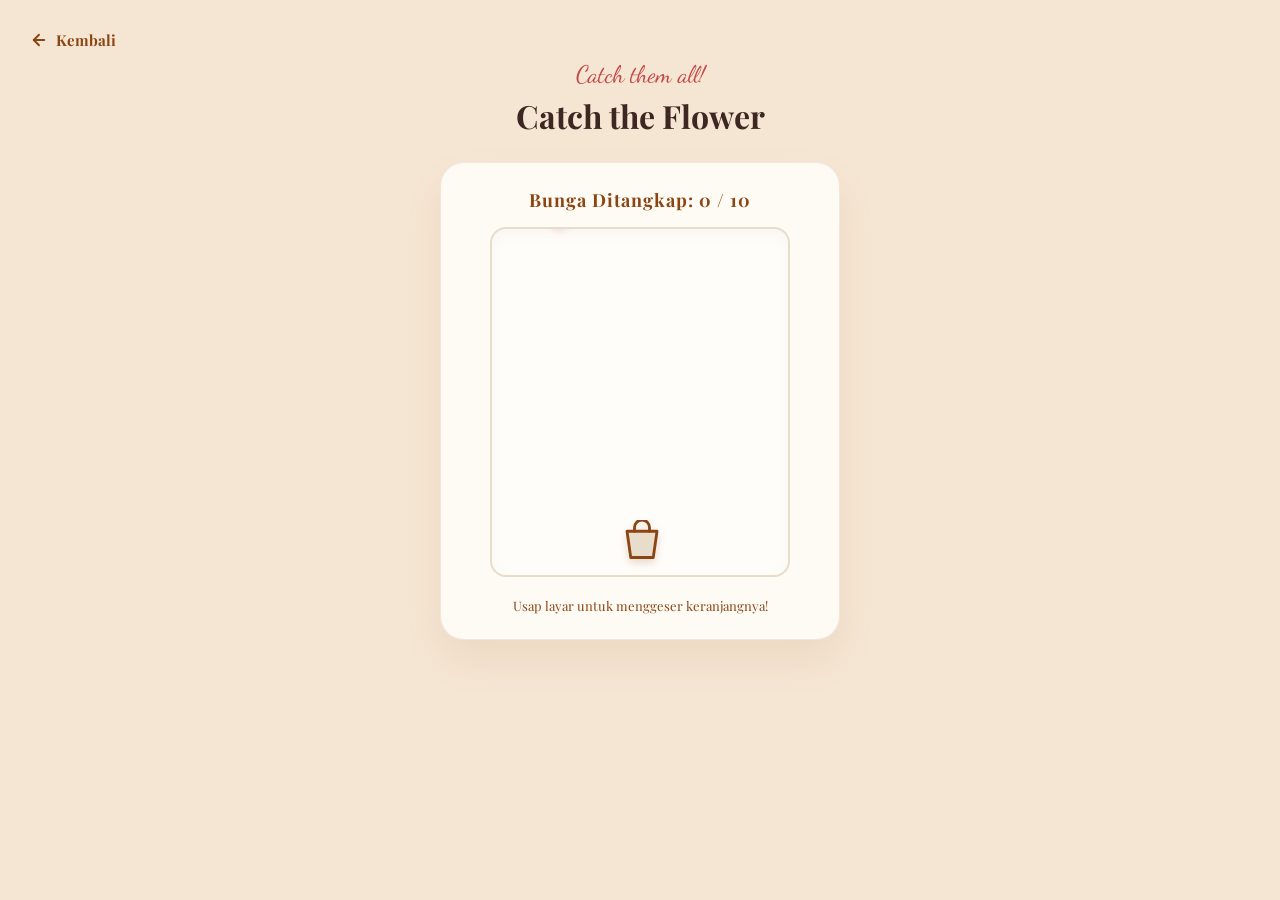
<file: catch.html>
<!DOCTYPE html>
<html lang="id">
<head>
    <meta charset="UTF-8">
    <meta name="viewport" content="width=device-width, initial-scale=1.0">
    <title>Catch the Flower</title>
    <link href="https://fonts.googleapis.com/css2?family=Dancing+Script:wght@600&family=Playfair+Display:ital,wght@0,400;0,700;1,400&display=swap" rel="stylesheet">
    <style>
        * {
            margin: 0; padding: 0; box-sizing: border-box;
            font-family: 'Playfair Display', serif;
            -ms-overflow-style: none; scrollbar-width: none;
            user-select: none; touch-action: none; /* Mencegah layar ke-scroll pas main */
        }
        ::-webkit-scrollbar { display: none; }

        body {
            background-color: #f5e6d3;
            color: #4b3621;
            min-height: 100vh;
            display: flex; flex-direction: column; align-items: center;
            padding: 50px 20px; overflow: hidden; position: relative;
        }

        /* BACK BUTTON */
        .back-nav {
            position: absolute; top: 30px; left: 30px;
            text-decoration: none; color: #8b4513; font-weight: 700;
            display: flex; align-items: center; gap: 8px; transition: 0.3s;
            font-size: 15px; z-index: 10;
        }
        .back-nav:hover { transform: translateX(-5px); color: #c44747; }
        .icon-svg-small { width: 18px; height: 18px; stroke: currentColor; stroke-width: 2.5; stroke-linecap: round; stroke-linejoin: round; fill: none; }

        /* HEADER */
        header {
            text-align: center; margin-bottom: 25px; margin-top: 10px;
            animation: fadeInDown 1s ease-out forwards;
        }
        .subtitle { font-family: 'Dancing Script', cursive; font-size: 24px; color: #c44747; margin-bottom: 5px; }
        .title { font-size: 32px; font-weight: 700; color: #3e2723; }

        /* GAME AREA */
        .game-container {
            background: rgba(255, 253, 250, 0.85);
            backdrop-filter: blur(10px); -webkit-backdrop-filter: blur(10px);
            border: 1px solid rgba(139, 69, 19, 0.1); border-radius: 24px;
            padding: 25px; width: 100%; max-width: 400px;
            display: flex; flex-direction: column; align-items: center;
            box-shadow: 0 20px 40px rgba(139, 69, 19, 0.08);
            animation: fadeInUp 1s 0.2s ease-out forwards;
            opacity: 0; transform: translateY(20px);
        }

        .score-board {
            font-size: 18px; font-weight: 700; color: #8b4513;
            margin-bottom: 15px; letter-spacing: 1px;
        }

        /* PLAY AREA (Canvas Game) */
        .play-area {
            width: 300px; height: 350px;
            background-color: #fffdfa;
            border: 2px solid #e8dcca; border-radius: 16px;
            position: relative; overflow: hidden;
            box-shadow: inset 0 5px 15px rgba(0,0,0,0.03);
        }

        /* BASKET */
        .basket {
            position: absolute; bottom: 10px; left: 125px; /* (300 / 2) - (50 / 2) */
            width: 50px; height: 45px;
            cursor: pointer;
            filter: drop-shadow(0 4px 4px rgba(139, 69, 19, 0.2));
            z-index: 5;
        }
        .basket svg {
            width: 100%; height: 100%;
        }

        /* FALLING BOUQUETS */
        .bouquet {
            position: absolute; top: -40px;
            width: 35px; height: 35px;
            filter: drop-shadow(0 2px 4px rgba(196, 71, 71, 0.2));
            z-index: 2;
        }

        /* FLOATING TEXT */
        .floating-text {
            position: absolute; font-weight: 700; font-size: 16px; font-family: 'Dancing Script', cursive;
            pointer-events: none; animation: floatUp 0.8s cubic-bezier(0.25, 1, 0.5, 1) forwards;
            color: #c44747; text-shadow: 0 2px 4px rgba(0,0,0,0.1);
        }
        @keyframes floatUp {
            0% { opacity: 0; transform: translateY(10px) scale(0.8); }
            30% { opacity: 1; transform: translateY(0) scale(1.1); }
            100% { opacity: 0; transform: translateY(-30px) scale(0.9); }
        }

        /* WIN MODAL */
        #win-modal {
            position: fixed; inset: 0; background: rgba(0,0,0,0.8); z-index: 10000;
            display: none; justify-content: center; align-items: center; flex-direction: column;
            animation: softFadeIn 0.5s ease forwards;
        }
        .modal-content {
            background: #fffdfa; padding: 40px 30px; border-radius: 20px;
            text-align: center; width: 85%; max-width: 350px;
            box-shadow: 0 20px 50px rgba(0,0,0,0.2); border: 2px solid #e8dcca;
        }
        .modal-title { font-family: 'Dancing Script', cursive; font-size: 36px; color: #c44747; margin-bottom: 15px; line-height: 1.2; }
        .modal-desc { font-size: 16px; color: #5d4037; line-height: 1.6; margin-bottom: 25px; }
        
        .btn-group { display: flex; gap: 15px; justify-content: center; }
        .action-btn {
            padding: 10px 20px; border-radius: 25px; font-weight: 700; cursor: pointer;
            font-family: 'Playfair Display', serif; font-size: 14px; text-decoration: none; transition: 0.3s;
        }
        .btn-primary { background: #8b4513; color: white; border: none; box-shadow: 0 4px 15px rgba(139, 69, 19, 0.2); }
        .btn-primary:active { transform: scale(0.95); }

        @keyframes fadeInDown { 0% { opacity: 0; transform: translateY(-20px); } 100% { opacity: 1; transform: translateY(0); } }
        @keyframes fadeInUp { 0% { opacity: 0; transform: translateY(20px); } 100% { opacity: 1; transform: translateY(0); } }
        @keyframes softFadeIn { 0% { opacity: 0; transform: scale(0.9); } 100% { opacity: 1; transform: scale(1); } }
    </style>
</head>
<body>

    <a href="games.html" class="back-nav">
        <svg class="icon-svg-small" viewBox="0 0 24 24">
            <line x1="19" y1="12" x2="5" y2="12"></line>
            <polyline points="12 19 5 12 12 5"></polyline>
        </svg>
        Kembali
    </a>

    <header>
        <p class="subtitle">Catch them all!</p>
        <h1 class="title">Catch the Flower</h1>
    </header>

    <div class="game-container">
        <div class="score-board" id="score-text">Bunga Ditangkap: 0 / 10</div>
        
        <div class="play-area" id="play-area">
            <div class="basket" id="basket">
                <svg viewBox="0 0 24 24">
                    <path d="M4 6h16l-2 14H6Z" fill="#e8dcca" stroke="#8b4513" stroke-width="1.5" stroke-linejoin="round"/>
                    <path d="M8 6V4a4 4 0 0 1 8 0v2" fill="none" stroke="#8b4513" stroke-width="1.5" stroke-linecap="round"/>
                </svg>
            </div>
        </div>

        <p style="margin-top: 20px; font-size: 13px; color: #8b4513; text-align: center;">Usap layar untuk menggeser keranjangnya!</p>
    </div>

    <div id="win-modal">
        <div class="modal-content">
            <svg style="width: 55px; height: 55px; margin-bottom: 15px;" viewBox="0 0 24 24">
                <circle cx="12" cy="8" r="4" fill="#ff69b4"/>
                <circle cx="12" cy="16" r="4" fill="#ff69b4"/>
                <circle cx="8" cy="12" r="4" fill="#ff69b4"/>
                <circle cx="16" cy="12" r="4" fill="#ff69b4"/>
                <circle cx="12" cy="12" r="2" fill="#ffd700"/>
            </svg>
            <h2 class="modal-title">Got 'Em!</h2>
            <p class="modal-desc">
                Semua bunga ini untuk kamu, yang layak mendapatkannya!
            </p>
            <div class="btn-group">
                <a href="games.html" class="action-btn btn-primary">Kembali ke Menu</a>
            </div>
        </div>
    </div>

    <script>
        const playArea = document.getElementById('play-area');
        const basket = document.getElementById('basket');
        const scoreText = document.getElementById('score-text');
        const winModal = document.getElementById('win-modal');

        let score = 0;
        const maxScore = 10;
        let isGameOver = false;

        // Dimensi Game
        const areaWidth = 300;
        const areaHeight = 350;
        const basketWidth = 50;
        
        let basketX = (areaWidth / 2) - (basketWidth / 2); // Center
        let fallingObjects = [];

        const sweetMessages = ["Gotcha!", "Buat kamu", "Cantik!", "Kena!", "Nice!"];
        const flowerColors = ['#ff69b4', '#ff1493', '#ff8c00', '#ffeb3b']; // Pink, Deep Pink, Orange, Yellow

        // Fungsi Bikin Elemen Bunga SVG Baru
        function createBouquet() {
            if(isGameOver) return;

            const el = document.createElement('div');
            el.className = 'bouquet';
            const color = flowerColors[Math.floor(Math.random() * flowerColors.length)];
            
            // Masukin SVG Bunga Mawar Simple
            el.innerHTML = `
                <svg viewBox="0 0 24 24" fill="${color}" stroke="#fffdfa" stroke-width="1">
                    <circle cx="12" cy="8" r="4"/>
                    <circle cx="12" cy="16" r="4"/>
                    <circle cx="8" cy="12" r="4"/>
                    <circle cx="16" cy="12" r="4"/>
                    <circle cx="12" cy="12" r="2" fill="#ffd700" stroke="none"/>
                </svg>
            `;

            // Posisi X acak (0 sampai areaWidth - lebar bunga)
            let x = Math.random() * (areaWidth - 35);
            let y = -40;
            // Kecepatan acak (1.5 - 3)
            let speed = 1.5 + Math.random() * 1.5;

            el.style.left = x + 'px';
            el.style.top = y + 'px';
            playArea.appendChild(el);

            fallingObjects.push({ element: el, x: x, y: y, speed: speed });
        }

        // --- KONTROL KERANJANG (DRAG / SWIPE) ---
        function moveBasket(clientX) {
            const rect = playArea.getBoundingClientRect();
            // Kalkulasi posisi x berdasarkan posisi relatif mouse/touch ke play area
            let newX = clientX - rect.left - (basketWidth / 2);
            
            // Jaga biar keranjang ga keluar kotak
            if(newX < 0) newX = 0;
            if(newX > areaWidth - basketWidth) newX = areaWidth - basketWidth;
            
            basketX = newX;
            basket.style.left = basketX + 'px';
        }

        // Untuk PC
        let isDragging = false;
        playArea.addEventListener('mousedown', (e) => { isDragging = true; moveBasket(e.clientX); });
        window.addEventListener('mousemove', (e) => { if(isDragging) moveBasket(e.clientX); });
        window.addEventListener('mouseup', () => { isDragging = false; });

        // Untuk HP (Touch)
        playArea.addEventListener('touchstart', (e) => { moveBasket(e.touches[0].clientX); });
        playArea.addEventListener('touchmove', (e) => { moveBasket(e.touches[0].clientX); });

        // --- GAME LOOP ---
        function showFloatingText(x, y) {
            const floatMsg = document.createElement('div');
            floatMsg.className = 'floating-text';
            floatMsg.innerText = sweetMessages[Math.floor(Math.random() * sweetMessages.length)];
            floatMsg.style.left = x + 'px';
            floatMsg.style.top = (y - 20) + 'px';
            playArea.appendChild(floatMsg);
            
            setTimeout(() => floatMsg.remove(), 800);
        }

        function gameLoop() {
            if (isGameOver) return;

            // Update posisi semua bunga
            for (let i = fallingObjects.length - 1; i >= 0; i--) {
                let obj = fallingObjects[i];
                obj.y += obj.speed;
                obj.element.style.top = obj.y + 'px';

                // Cek tabrakan dengan keranjang
                // Posisi keranjang Y sekitar 350 (height) - 10 (bottom) - 45 (basket height) = 295
                if (obj.y > 280 && obj.y < 320) {
                    // Cek X: Lebar bunga 35, lebar basket 50. Pake toleransi dikit.
                    if (obj.x + 20 > basketX && obj.x < basketX + basketWidth - 10) {
                        // CATCHED!
                        score++;
                        scoreText.innerText = `Bunga Ditangkap: ${score} / ${maxScore}`;
                        showFloatingText(obj.x, obj.y);
                        
                        // Hapus elemen dan array
                        obj.element.remove();
                        fallingObjects.splice(i, 1);

                        if (score >= maxScore) {
                            isGameOver = true;
                            setTimeout(() => {
                                winModal.style.display = 'flex';
                            }, 500);
                        }
                        continue; // Lanjut loop array berikutnya
                    }
                }

                // Kalau bunganya jatuh ke bawah (ga ketangkep)
                if (obj.y > areaHeight) {
                    obj.element.remove();
                    fallingObjects.splice(i, 1);
                }
            }

            requestAnimationFrame(gameLoop);
        }

        // Mulai spawning bunga (Tiap 1 detik muncul 1)
        setInterval(createBouquet, 1000);

        // Mulai animasi
        requestAnimationFrame(gameLoop);

    </script>
</body>
</html>
</file>
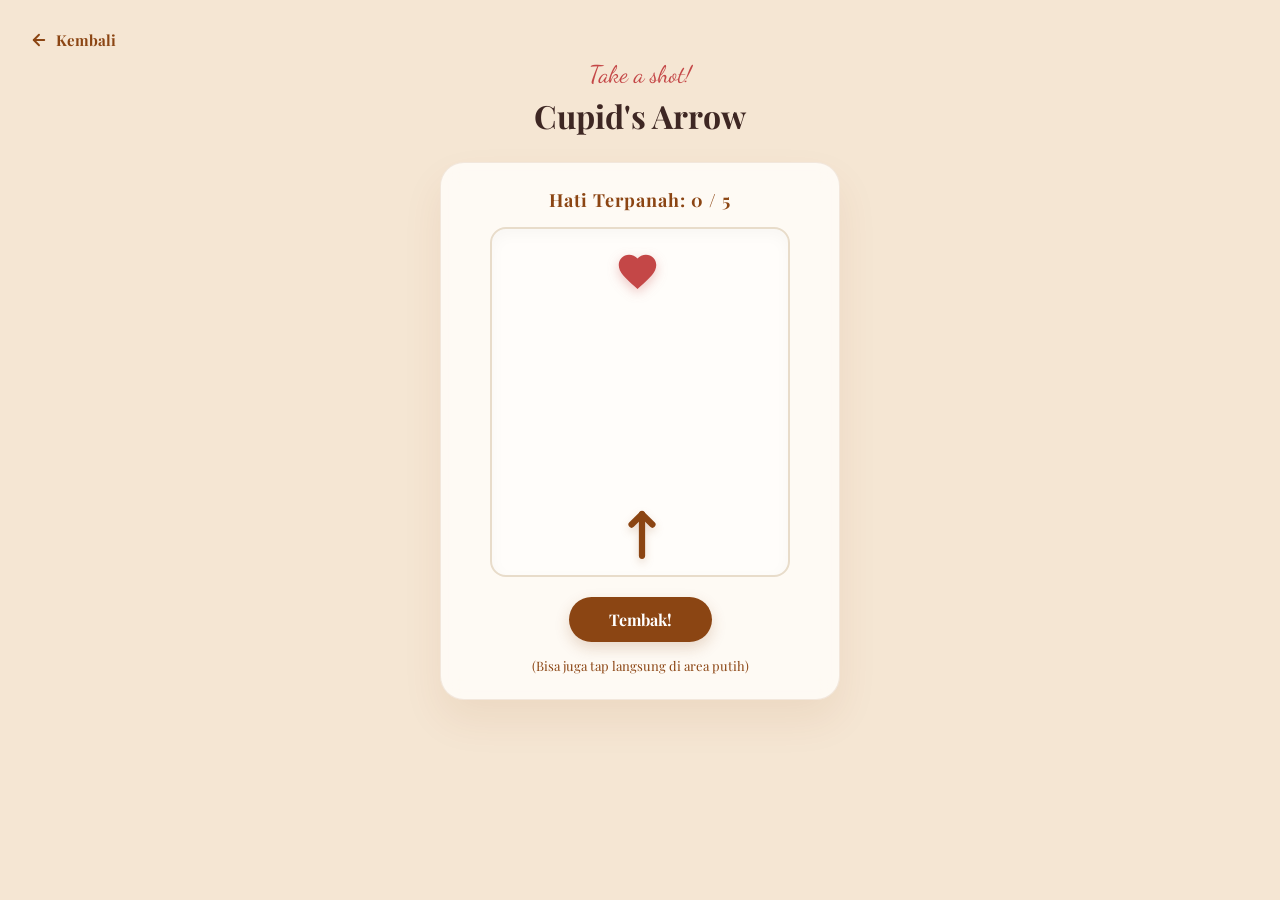
<file: cupid.html>
<!DOCTYPE html>
<html lang="id">
<head>
    <meta charset="UTF-8">
    <meta name="viewport" content="width=device-width, initial-scale=1.0">
    <title>Cupid's Arrow</title>
    <link href="https://fonts.googleapis.com/css2?family=Dancing+Script:wght@600&family=Playfair+Display:ital,wght@0,400;0,700;1,400&display=swap" rel="stylesheet">
    <style>
        * {
            margin: 0; padding: 0; box-sizing: border-box;
            font-family: 'Playfair Display', serif;
            -ms-overflow-style: none; scrollbar-width: none;
            user-select: none; 
        }
        ::-webkit-scrollbar { display: none; }

        body {
            background-color: #f5e6d3;
            color: #4b3621;
            min-height: 100vh;
            display: flex; flex-direction: column; align-items: center;
            padding: 50px 20px; overflow: hidden; position: relative;
        }

        /* BACK BUTTON */
        .back-nav {
            position: absolute; top: 30px; left: 30px;
            text-decoration: none; color: #8b4513; font-weight: 700;
            display: flex; align-items: center; gap: 8px; transition: 0.3s;
            font-size: 15px; z-index: 10;
        }
        .back-nav:hover { transform: translateX(-5px); color: #c44747; }
        .icon-svg-small { width: 18px; height: 18px; stroke: currentColor; stroke-width: 2.5; stroke-linecap: round; stroke-linejoin: round; fill: none; }

        /* HEADER */
        header {
            text-align: center; margin-bottom: 25px; margin-top: 10px;
            animation: fadeInDown 1s ease-out forwards;
        }
        .subtitle { font-family: 'Dancing Script', cursive; font-size: 24px; color: #c44747; margin-bottom: 5px; }
        .title { font-size: 32px; font-weight: 700; color: #3e2723; }

        /* GAME AREA */
        .game-container {
            background: rgba(255, 253, 250, 0.85);
            backdrop-filter: blur(10px); -webkit-backdrop-filter: blur(10px);
            border: 1px solid rgba(139, 69, 19, 0.1); border-radius: 24px;
            padding: 25px; width: 100%; max-width: 400px;
            display: flex; flex-direction: column; align-items: center;
            box-shadow: 0 20px 40px rgba(139, 69, 19, 0.08);
            animation: fadeInUp 1s 0.2s ease-out forwards;
            opacity: 0; transform: translateY(20px);
        }

        .score-board {
            font-size: 18px; font-weight: 700; color: #8b4513;
            margin-bottom: 15px; letter-spacing: 1px;
        }

        /* PLAY AREA (Canvas Game) */
        .play-area {
            width: 300px; height: 350px;
            background-color: #fffdfa;
            border: 2px solid #e8dcca; border-radius: 16px;
            position: relative; overflow: hidden;
            box-shadow: inset 0 5px 15px rgba(0,0,0,0.03);
            cursor: crosshair;
        }

        /* TARGET HEART */
        .target-heart {
            position: absolute; top: 20px; left: 0px;
            width: 45px; height: 45px;
            fill: #c44747;
            filter: drop-shadow(0 4px 6px rgba(196, 71, 71, 0.3));
            transition: fill 0.2s;
        }
        .target-heart.hit { fill: #ff8c00; transform: scale(1.2); }

        /* ARROW */
        .arrow {
            position: absolute; bottom: 10px; left: 125px; /* 150 (center) - 25 (half width) */
            width: 50px; height: 60px;
            fill: none; stroke: #8b4513; stroke-width: 3; stroke-linecap: round; stroke-linejoin: round;
            filter: drop-shadow(0 4px 4px rgba(139, 69, 19, 0.2));
            transition: bottom 0s linear;
        }

        /* FLOATING TEXT */
        .floating-text {
            position: absolute; font-weight: 700; font-size: 18px; font-family: 'Dancing Script', cursive;
            pointer-events: none; animation: floatUp 1s cubic-bezier(0.25, 1, 0.5, 1) forwards;
            text-align: center; width: 100%; top: 50px; left: 0;
            text-shadow: 0 2px 4px rgba(0,0,0,0.1);
        }
        @keyframes floatUp {
            0% { opacity: 0; transform: translateY(20px) scale(0.8); }
            20% { opacity: 1; transform: translateY(0) scale(1.1); }
            80% { opacity: 1; transform: translateY(-20px) scale(1); }
            100% { opacity: 0; transform: translateY(-40px) scale(0.9); }
        }

        /* SHOOT BUTTON */
        .shoot-btn {
            margin-top: 20px; padding: 12px 40px;
            background-color: #8b4513; color: white; border: none; border-radius: 25px;
            font-family: 'Playfair Display', serif; font-size: 16px; font-weight: 700;
            cursor: pointer; box-shadow: 0 6px 15px rgba(139, 69, 19, 0.2);
            transition: transform 0.1s;
        }
        .shoot-btn:active { transform: scale(0.92); }

        /* WIN MODAL */
        #win-modal {
            position: fixed; inset: 0; background: rgba(0,0,0,0.8); z-index: 10000;
            display: none; justify-content: center; align-items: center; flex-direction: column;
            animation: softFadeIn 0.5s ease forwards;
        }
        .modal-content {
            background: #fffdfa; padding: 40px 30px; border-radius: 20px;
            text-align: center; width: 85%; max-width: 350px;
            box-shadow: 0 20px 50px rgba(0,0,0,0.2); border: 2px solid #e8dcca;
        }
        .modal-title { font-family: 'Dancing Script', cursive; font-size: 36px; color: #c44747; margin-bottom: 15px; line-height: 1.2; }
        .modal-desc { font-size: 16px; color: #5d4037; line-height: 1.6; margin-bottom: 25px; }
        
        .btn-group { display: flex; gap: 15px; justify-content: center; }
        .action-btn {
            padding: 10px 20px; border-radius: 25px; font-weight: 700; cursor: pointer;
            font-family: 'Playfair Display', serif; font-size: 14px; text-decoration: none; transition: 0.3s;
        }
        .btn-primary { background: #8b4513; color: white; border: none; box-shadow: 0 4px 15px rgba(139, 69, 19, 0.2); }
        .btn-primary:active { transform: scale(0.95); }

        @keyframes fadeInDown { 0% { opacity: 0; transform: translateY(-20px); } 100% { opacity: 1; transform: translateY(0); } }
        @keyframes fadeInUp { 0% { opacity: 0; transform: translateY(20px); } 100% { opacity: 1; transform: translateY(0); } }
        @keyframes softFadeIn { 0% { opacity: 0; transform: scale(0.9); } 100% { opacity: 1; transform: scale(1); } }
    </style>
</head>
<body>

    <a href="games.html" class="back-nav">
        <svg class="icon-svg-small" viewBox="0 0 24 24">
            <line x1="19" y1="12" x2="5" y2="12"></line>
            <polyline points="12 19 5 12 12 5"></polyline>
        </svg>
        Kembali
    </a>

    <header>
        <p class="subtitle">Take a shot!</p>
        <h1 class="title">Cupid's Arrow</h1>
    </header>

    <div class="game-container">
        <div class="score-board" id="score-text">Hati Terpanah: 0 / 5</div>
        
        <div class="play-area" id="play-area" onclick="shootArrow()">
            <svg class="target-heart" id="target-heart" viewBox="0 0 24 24">
                <path d="M12 21.35l-1.45-1.32C5.4 15.36 2 12.28 2 8.5 2 5.42 4.42 3 7.5 3c1.74 0 3.41.81 4.5 2.09C13.09 3.81 14.76 3 16.5 3 19.58 3 22 5.42 22 8.5c0 3.78-3.4 6.86-8.55 11.54L12 21.35z"/>
            </svg>

            <svg class="arrow" id="arrow" viewBox="0 0 24 24">
                <line x1="12" y1="22" x2="12" y2="2"></line>
                <polyline points="7 7 12 2 17 7"></polyline>
            </svg>
        </div>

        <button class="shoot-btn" onclick="shootArrow()">Tembak!</button>
        <p style="margin-top: 15px; font-size: 13px; color: #8b4513;">(Bisa juga tap langsung di area putih)</p>
    </div>

    <div id="win-modal">
        <div class="modal-content">
            <svg style="width: 55px; height: 55px; fill: #c44747; margin-bottom: 15px;" viewBox="0 0 24 24">
                <circle cx="12" cy="12" r="10" fill="none" stroke="#c44747" stroke-width="2"></circle>
                <circle cx="12" cy="12" r="6" fill="none" stroke="#c44747" stroke-width="2"></circle>
                <circle cx="12" cy="12" r="2" fill="#c44747"></circle>
            </svg>
            <h2 class="modal-title">You did it!</h2>
            <p class="modal-desc">
                Gimana sih inii udah cakep jago nembak lagi, jadi makin jwhshahs.
            </p>
            <div class="btn-group">
                <a href="games.html" class="action-btn btn-primary">Kembali ke Menu</a>
            </div>
        </div>
    </div>

    <script>
        const playArea = document.getElementById('play-area');
        const target = document.getElementById('target-heart');
        const arrow = document.getElementById('arrow');
        const scoreText = document.getElementById('score-text');
        const winModal = document.getElementById('win-modal');

        let score = 0;
        const maxScore = 5;
        
        // Game State
        let isShooting = false;
        let isGameOver = false;
        
        // Target Logic (Heart)
        let targetX = 0; // Starts at left
        let targetDir = 1; // 1 = right, -1 = left
        let targetSpeed = 2.5; // Initial speed
        const targetMaxX = 255; // 300 (play area width) - 45 (target width)

        // Arrow Logic
        let arrowY = 10; // Bottom offset
        const arrowSpeed = 20;

        // Flirty Messages Array
        const hitMessages = ["Tepat di hati!", "Cakepp!", "Gacor!", "Ciee kena!", "One more!"];
        const missMessages = ["Yahh meleset", "Aduhh!", "Almost!", "Oopsie"];

        // Animasi Loop Pakai RequestAnimationFrame biar 60fps Smooth
        function gameLoop() {
            if (isGameOver) return;

            // 1. Gerakin Hati (Kiri-Kanan)
            if (!isShooting) {
                targetX += targetSpeed * targetDir;
                if (targetX >= targetMaxX) {
                    targetX = targetMaxX;
                    targetDir = -1;
                } else if (targetX <= 0) {
                    targetX = 0;
                    targetDir = 1;
                }
                target.style.left = targetX + 'px';
            }

            // 2. Gerakin Panah (Atas)
            if (isShooting) {
                arrowY += arrowSpeed;
                arrow.style.bottom = arrowY + 'px';

                // 3. Cek Tabrakan pas panah nyampe ketinggian target (Top 20px)
                // Tinggi play area 350px. Hati di top 20px (berarti bottom sekitar 285px - 330px)
                if (arrowY >= 280) { 
                    checkCollision();
                }
            }

            requestAnimationFrame(gameLoop);
        }

        function shootArrow() {
            if (isShooting || isGameOver) return;
            isShooting = true;
        }

        function showFloatingText(msg, color) {
            // Remove old messages
            const oldMsgs = document.querySelectorAll('.floating-text');
            oldMsgs.forEach(el => el.remove());

            const floatMsg = document.createElement('div');
            floatMsg.className = 'floating-text';
            floatMsg.innerText = msg;
            floatMsg.style.color = color;
            playArea.appendChild(floatMsg);
        }

        function checkCollision() {
            isShooting = false;
            
            // X center panah = 150 (fix di tengah play area 300px)
            const arrowCenter = 150; 
            // X center target = targetX + setengah lebarnya (22.5)
            const targetCenter = targetX + 22.5;
            
            // Cek selisih jarak
            const hitTolerance = 30; // Radius toleransi (bisa diatur biar gampang/susah)

            if (Math.abs(arrowCenter - targetCenter) <= hitTolerance) {
                // KENA HIT!
                score++;
                scoreText.innerText = `Hati Terpanah: ${score} / ${maxScore}`;
                
                // Visual effect hati dapet hit
                target.classList.add('hit');
                setTimeout(() => target.classList.remove('hit'), 200);

                showFloatingText(hitMessages[Math.floor(Math.random() * hitMessages.length)], '#c44747');
                
                // Tambah susah dikit tiap kena
                targetSpeed += 0.8; 

                if (score >= maxScore) {
                    isGameOver = true;
                    setTimeout(() => {
                        winModal.style.display = 'flex';
                    }, 800);
                }
            } else {
                // MELESET
                showFloatingText(missMessages[Math.floor(Math.random() * missMessages.length)], '#8b4513');
            }

            // Reset panah balik ke bawah
            arrowY = 10;
            arrow.style.bottom = arrowY + 'px';
            
            // Kasih jeda kecil sebelum panah bisa jalan lagi
            target.style.left = targetX + 'px'; // Kunci posisi target sebentar
        }

        // Mulai game loop saat halaman dimuat
        requestAnimationFrame(gameLoop);

    </script>
</body>
</html>
</file>
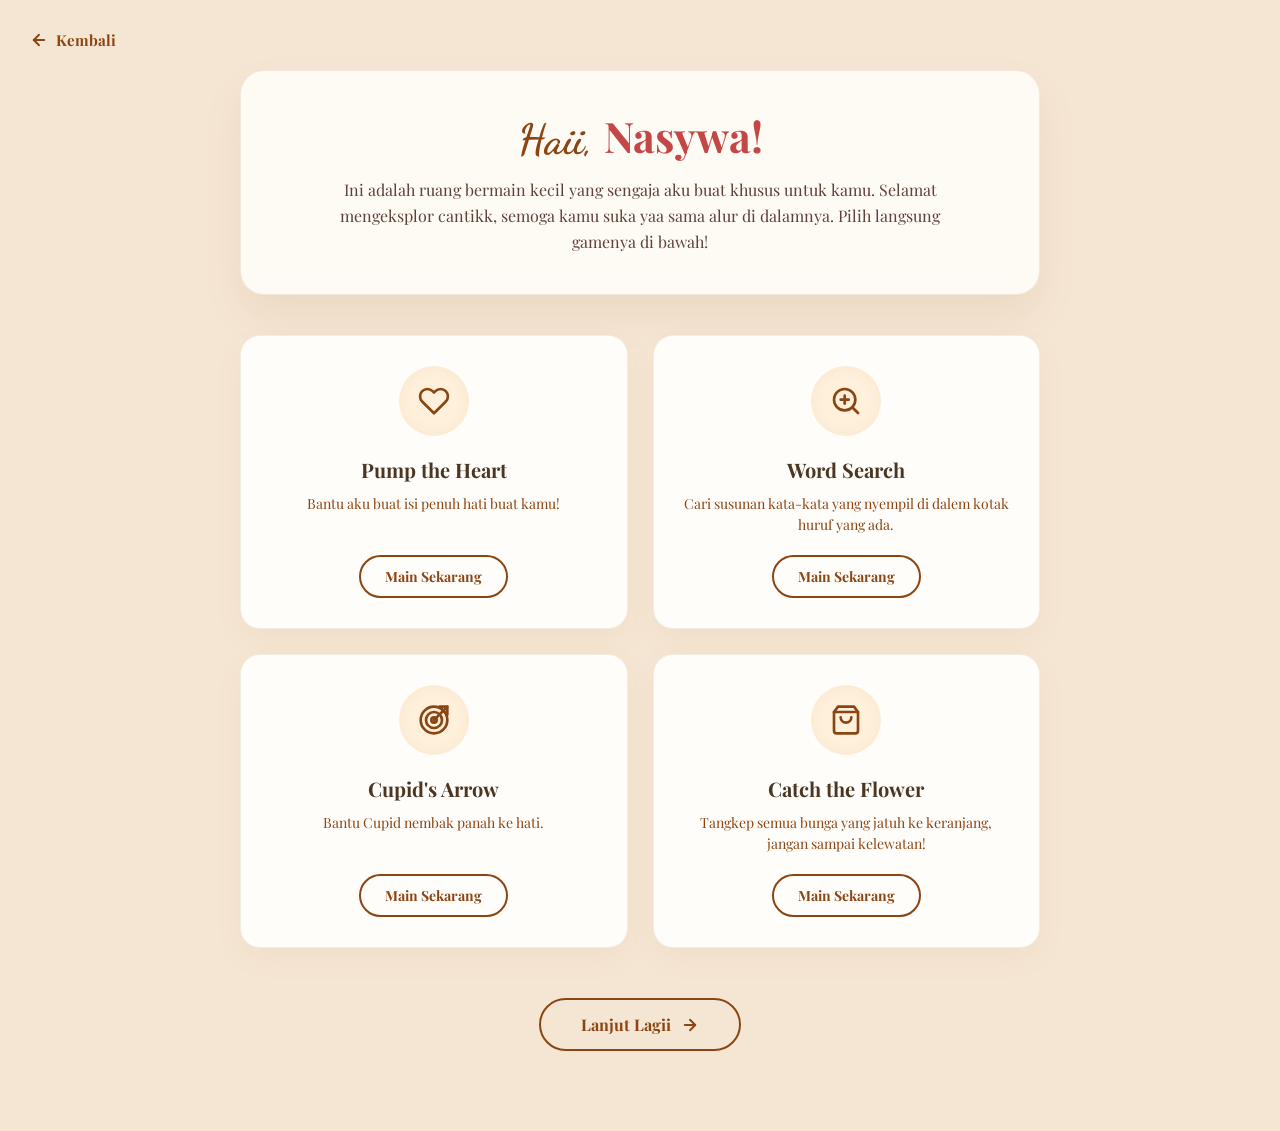
<file: games.html>
<!DOCTYPE html>
<html lang="id">
<head>
    <meta charset="UTF-8">
    <meta name="viewport" content="width=device-width, initial-scale=1.0">
    <title>Menu Games</title>
    <link href="https://fonts.googleapis.com/css2?family=Dancing+Script:wght@600&family=Playfair+Display:ital,wght@0,400;0,700;1,400&display=swap" rel="stylesheet">
    <style>
        * {
            margin: 0;
            padding: 0;
            box-sizing: border-box;
            font-family: 'Playfair Display', serif;
            -ms-overflow-style: none; 
            scrollbar-width: none;
        }
        
        ::-webkit-scrollbar { display: none; }

        body {
            background-color: #f5e6d3;
            color: #4b3621;
            min-height: 100vh;
            display: flex;
            flex-direction: column;
            align-items: center;
            padding: 50px 20px 80px 20px;
            overflow-x: hidden;
        }

        .back-nav {
            position: absolute;
            top: 30px;
            left: 30px;
            text-decoration: none;
            color: #8b4513;
            font-weight: 700;
            display: flex;
            align-items: center;
            gap: 8px;
            transition: 0.3s;
            opacity: 0;
            animation: fadeInDown 1s 0.2s forwards;
            font-size: 15px;
        }

        .back-nav:hover {
            transform: translateX(-5px);
            color: #c44747;
        }

        .icon-svg-small {
            width: 18px;
            height: 18px;
            stroke: currentColor;
            stroke-width: 2.5;
            stroke-linecap: round;
            stroke-linejoin: round;
            fill: none;
        }

        .hero-container {
            background: rgba(255, 253, 250, 0.85);
            backdrop-filter: blur(10px);
            -webkit-backdrop-filter: blur(10px);
            border: 1px solid rgba(139, 69, 19, 0.1);
            border-radius: 24px;
            padding: 40px 40px;
            max-width: 800px;
            width: 100%;
            display: flex;
            flex-direction: column;
            align-items: center;
            text-align: center;
            box-shadow: 0 20px 40px rgba(139, 69, 19, 0.08);
            margin-bottom: 40px;
            margin-top: 20px;
            opacity: 0;
            animation: fadeInDown 1s 0.5s forwards;
        }

        .greeting-content {
            display: flex;
            flex-direction: column;
            align-items: center;
        }

        .greeting-title {
            font-family: 'Dancing Script', cursive;
            font-size: 42px;
            color: #8b4513;
            margin-bottom: 12px;
            line-height: 1.2;
        }

        .greeting-title span {
            color: #c44747;
        }

        .greeting-desc {
            font-size: 16px;
            color: #5d4037;
            line-height: 1.6;
            max-width: 600px;
        }

        .menu-grid {
            display: grid;
            grid-template-columns: repeat(auto-fit, minmax(260px, 1fr));
            gap: 25px;
            width: 100%;
            max-width: 800px;
        }

        .game-card {
            background-color: #fffdfa;
            border-radius: 20px;
            padding: 30px 25px;
            text-align: center;
            text-decoration: none;
            color: #4b3621;
            box-shadow: 0 10px 30px rgba(139, 69, 19, 0.05);
            border: 1px solid rgba(232, 220, 202, 0.5);
            transition: all 0.4s cubic-bezier(0.25, 1, 0.5, 1);
            position: relative;
            overflow: hidden;
            display: flex;
            flex-direction: column;
            align-items: center;
            opacity: 0;
            transform: translateY(30px);
        }

        .game-card:nth-child(1) { animation: fadeInUp 0.8s 0.8s forwards; }
        .game-card:nth-child(2) { animation: fadeInUp 0.8s 1.0s forwards; }
        .game-card:nth-child(3) { animation: fadeInUp 0.8s 1.2s forwards; }
        .game-card:nth-child(4) { animation: fadeInUp 0.8s 1.4s forwards; }

        .game-card:hover {
            transform: translateY(-10px) scale(1.02);
            box-shadow: 0 20px 40px rgba(139, 69, 19, 0.12);
            border-color: #c4a484;
        }

        .game-card::before {
            content: '';
            position: absolute;
            top: 0; left: -100%;
            width: 50%; height: 100%;
            background: linear-gradient(to right, rgba(255,255,255,0) 0%, rgba(255,255,255,0.8) 50%, rgba(255,255,255,0) 100%);
            transform: skewX(-25deg);
            transition: all 0.7s;
        }

        .game-card:hover::before {
            left: 200%;
        }

        .icon-wrapper {
            width: 70px;
            height: 70px;
            background-color: #fff0db;
            border-radius: 50%;
            display: flex;
            justify-content: center;
            align-items: center;
            margin-bottom: 20px;
            box-shadow: inset 0 0 15px rgba(139, 69, 19, 0.05);
            transition: transform 0.4s ease;
            color: #8b4513; 
        }

        .icon-svg {
            width: 32px;
            height: 32px;
            stroke: currentColor;
            stroke-width: 2;
            stroke-linecap: round;
            stroke-linejoin: round;
            fill: none;
        }

        .game-card:hover .icon-wrapper {
            transform: scale(1.1) rotate(5deg);
            background-color: #ffe6cf;
            color: #c44747; 
        }

        .game-title {
            font-size: 20px;
            font-weight: 700;
            margin-bottom: 10px;
        }

        .game-desc {
            font-size: 14px;
            color: #8b4513;
            line-height: 1.5;
            margin-bottom: 20px;
        }

        .play-btn {
            margin-top: auto;
            padding: 10px 24px;
            background-color: transparent;
            color: #8b4513;
            border: 2px solid #8b4513;
            border-radius: 25px;
            font-family: 'Playfair Display', serif;
            font-size: 14px;
            font-weight: 700;
            cursor: pointer;
            transition: all 0.3s ease;
        }

        .game-card:hover .play-btn {
            background-color: #8b4513;
            color: #fffdfa;
            box-shadow: 0 4px 15px rgba(139, 69, 19, 0.3);
        }

        .next-page-container {
            margin-top: 50px;
            width: 100%;
            display: flex;
            justify-content: center;
            opacity: 0;
            transform: translateY(20px);
            animation: fadeInUp 0.8s 1.6s forwards;
        }

        .next-page-btn {
            padding: 14px 40px;
            background-color: transparent;
            color: #8b4513;
            border: 2px solid #8b4513;
            border-radius: 30px;
            font-family: 'Playfair Display', serif;
            font-size: 16px;
            font-weight: 700;
            text-decoration: none;
            transition: all 0.3s ease;
            display: flex;
            align-items: center;
            gap: 10px;
        }

        .next-page-btn:hover {
            background-color: #8b4513;
            color: #fffdfa;
            box-shadow: 0 10px 20px rgba(139, 69, 19, 0.2);
            transform: translateY(-3px);
        }

        @keyframes fadeInDown {
            0% { opacity: 0; transform: translateY(-30px); }
            100% { opacity: 1; transform: translateY(0); }
        }

        @keyframes fadeInUp {
            0% { opacity: 0; transform: translateY(40px); }
            100% { opacity: 1; transform: translateY(0); }
        }

        @media (max-width: 768px) {
            .hero-container {
                padding: 30px 20px;
                margin-top: 40px;
            }
            .back-nav {
                top: 20px;
                left: 20px;
            }
        }
    </style>
</head>
<body>

    <a href="index.html?skip=true" class="back-nav">
        <svg class="icon-svg-small" viewBox="0 0 24 24">
            <line x1="19" y1="12" x2="5" y2="12"></line>
            <polyline points="12 19 5 12 12 5"></polyline>
        </svg>
        Kembali
    </a>

    <div class="hero-container">
        <div class="greeting-content">
            <h1 class="greeting-title">Haii, <span>Nasywa!</span></h1>
            <p class="greeting-desc">
                Ini adalah ruang bermain kecil yang sengaja aku buat khusus untuk kamu. Selamat mengeksplor cantikk, semoga kamu suka yaa sama alur di dalamnya. Pilih langsung gamenya di bawah!
            </p>
        </div>
    </div>

    <div class="menu-grid">
        <a href="pump.html" class="game-card">
            <div class="icon-wrapper">
                <svg class="icon-svg" viewBox="0 0 24 24">
                    <path d="M20.84 4.61a5.5 5.5 0 0 0-7.78 0L12 5.67l-1.06-1.06a5.5 5.5 0 0 0-7.78 7.78l1.06 1.06L12 21.23l7.78-7.78 1.06-1.06a5.5 5.5 0 0 0 0-7.78z"></path>
                </svg>
            </div>
            <h2 class="game-title">Pump the Heart</h2>
            <p class="game-desc">Bantu aku buat isi penuh hati buat kamu!</p>
            <button class="play-btn">Main Sekarang</button>
        </a>

        <a href="search.html" class="game-card">
            <div class="icon-wrapper">
                <svg class="icon-svg" viewBox="0 0 24 24">
                    <circle cx="11" cy="11" r="8"></circle>
                    <line x1="21" y1="21" x2="16.65" y2="16.65"></line>
                    <line x1="11" y1="8" x2="11" y2="14"></line>
                    <line x1="8" y1="11" x2="14" y2="11"></line>
                </svg>
            </div>
            <h2 class="game-title">Word Search</h2>
            <p class="game-desc">Cari susunan kata-kata yang nyempil di dalem kotak huruf yang ada.</p>
            <button class="play-btn">Main Sekarang</button>
        </a>

        <a href="cupid.html" class="game-card">
            <div class="icon-wrapper">
                <svg class="icon-svg" viewBox="0 0 24 24">
                    <circle cx="12" cy="12" r="10"></circle>
                    <circle cx="12" cy="12" r="6"></circle>
                    <circle cx="12" cy="12" r="2"></circle>
                    <line x1="22" y1="2" x2="12" y2="12"></line>
                    <polygon points="16 2 22 2 22 8"></polygon>
                </svg>
            </div>
            <h2 class="game-title">Cupid's Arrow</h2>
            <p class="game-desc">Bantu Cupid nembak panah ke hati.</p>
            <button class="play-btn">Main Sekarang</button>
        </a>

        <a href="catch.html" class="game-card">
            <div class="icon-wrapper">
                <svg class="icon-svg" viewBox="0 0 24 24">
                    <path d="M6 2L3 6v14a2 2 0 0 0 2 2h14a2 2 0 0 0 2-2V6l-3-4z"></path>
                    <line x1="3" y1="6" x2="21" y2="6"></line>
                    <path d="M16 10a4 4 0 0 1-8 0"></path>
                </svg>
            </div>
            <h2 class="game-title">Catch the Flower</h2>
            <p class="game-desc">Tangkep semua bunga yang jatuh ke keranjang, jangan sampai kelewatan!</p>
            <button class="play-btn">Main Sekarang</button>
        </a>
    </div>

    <div class="next-page-container">
        <a href="/galaxy/galaxy.html" class="next-page-btn">
            Lanjut Lagii 
            <svg class="icon-svg-small" viewBox="0 0 24 24">
                <line x1="5" y1="12" x2="19" y2="12"></line>
                <polyline points="12 5 19 12 12 19"></polyline>
            </svg>
        </a>
    </div>

</body>
</html>
</file>
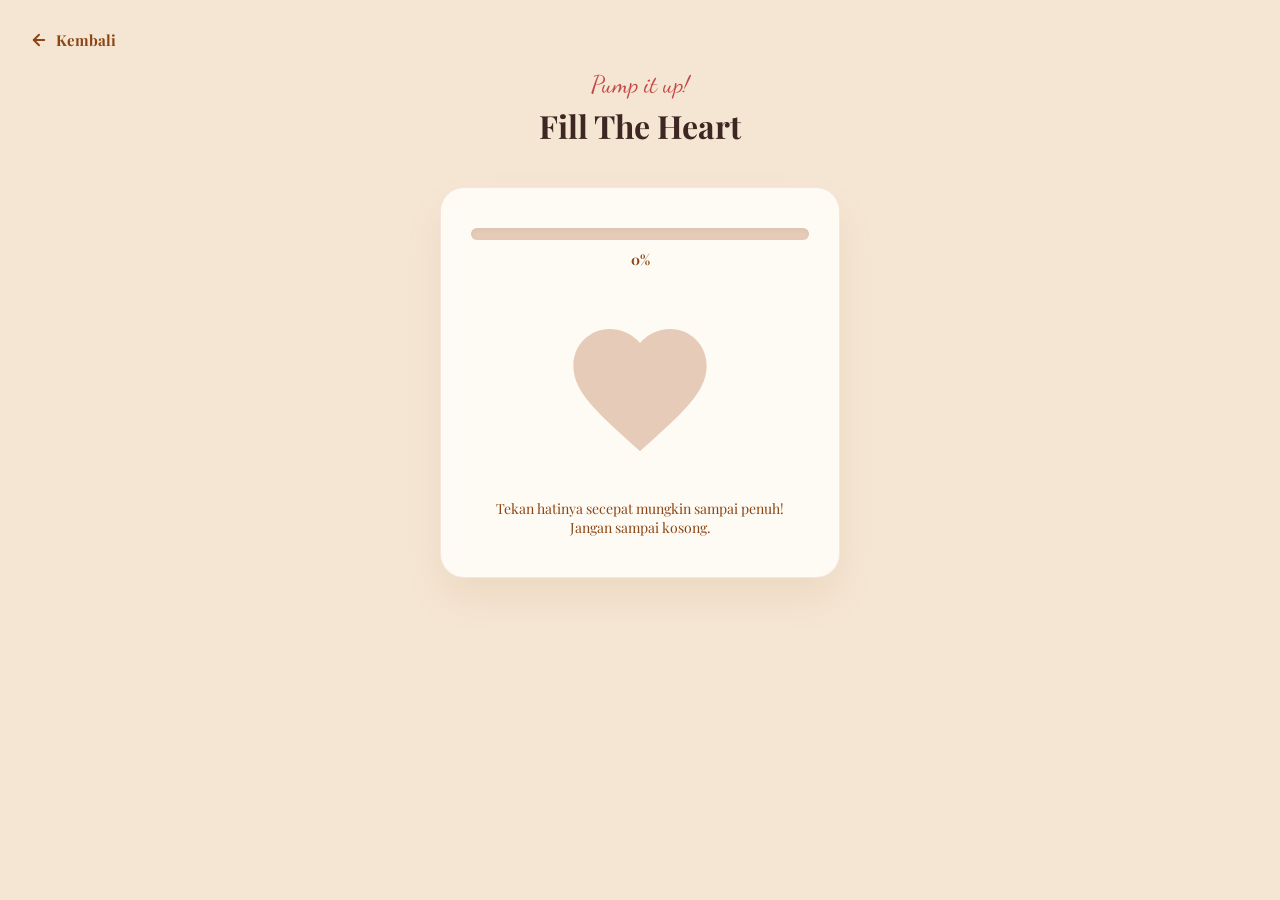
<file: pump.html>
<!DOCTYPE html>
<html lang="id">
<head>
    <meta charset="UTF-8">
    <meta name="viewport" content="width=device-width, initial-scale=1.0">
    <title>Pump the Heart</title>
    <link href="https://fonts.googleapis.com/css2?family=Dancing+Script:wght@600&family=Playfair+Display:ital,wght@0,400;0,700;1,400&display=swap" rel="stylesheet">
    <style>
        * {
            margin: 0; padding: 0; box-sizing: border-box;
            font-family: 'Playfair Display', serif;
            -ms-overflow-style: none; scrollbar-width: none;
            user-select: none; /* Biar teks ga ke-block pas tap cepet */
        }
        ::-webkit-scrollbar { display: none; }

        body {
            background-color: #f5e6d3;
            color: #4b3621;
            min-height: 100vh;
            display: flex; flex-direction: column; align-items: center;
            padding: 50px 20px; overflow: hidden; position: relative;
        }

        .back-nav {
            position: absolute; top: 30px; left: 30px;
            text-decoration: none; color: #8b4513; font-weight: 700;
            display: flex; align-items: center; gap: 8px; transition: 0.3s;
            font-size: 15px; z-index: 10;
        }
        .back-nav:hover { transform: translateX(-5px); color: #c44747; }
        .icon-svg-small { width: 18px; height: 18px; stroke: currentColor; stroke-width: 2.5; stroke-linecap: round; stroke-linejoin: round; fill: none; }

        header {
            text-align: center; margin-bottom: 40px; margin-top: 20px;
            animation: fadeInDown 1s ease-out forwards;
        }
        .subtitle { font-family: 'Dancing Script', cursive; font-size: 24px; color: #c44747; margin-bottom: 5px; }
        .title { font-size: 32px; font-weight: 700; color: #3e2723; }

        .game-area {
            background: rgba(255, 253, 250, 0.85);
            backdrop-filter: blur(10px); -webkit-backdrop-filter: blur(10px);
            border: 1px solid rgba(139, 69, 19, 0.1); border-radius: 24px;
            padding: 40px 30px; width: 100%; max-width: 400px;
            display: flex; flex-direction: column; align-items: center;
            box-shadow: 0 20px 40px rgba(139, 69, 19, 0.08);
            position: relative;
        }

        /* PROGRESS BAR */
        .progress-container {
            width: 100%; height: 12px; background-color: #e6ccb8;
            border-radius: 10px; margin-bottom: 10px; overflow: hidden;
            box-shadow: inset 0 2px 5px rgba(0,0,0,0.05);
        }
        .progress-bar {
            height: 100%; width: 0%; background-color: #c44747;
            border-radius: 10px; transition: width 0.1s linear;
        }
        .progress-text { font-size: 14px; font-weight: 700; color: #8b4513; margin-bottom: 40px; }

        /* INTERACTIVE HEART */
        .heart-wrapper {
            position: relative; width: 160px; height: 160px;
            cursor: pointer; -webkit-tap-highlight-color: transparent;
            transition: transform 0.05s ease;
        }
        .heart-wrapper:active { transform: scale(0.9); }
        
        .heart-svg { position: absolute; top: 0; left: 0; width: 100%; height: 100%; }
        .heart-empty { fill: #e6ccb8; }
        .heart-fill { 
            fill: #c44747; 
            /* Menggunakan variabel CSS untuk ngatur potongan dari bawah ke atas */
            clip-path: inset(calc(100% - var(--fill)) 0 0 0); 
            transition: clip-path 0.1s linear;
        }

        /* EFEK MUNCUL TEXT +LOVE */
        .floating-text {
            position: absolute; color: #c44747; font-weight: 700; font-size: 16px;
            pointer-events: none; animation: floatUp 0.8s ease-out forwards;
        }
        @keyframes floatUp {
            0% { opacity: 1; transform: translateY(0) scale(1); }
            100% { opacity: 0; transform: translateY(-40px) scale(1.2); }
        }

        /* WIN MODAL */
        #win-modal {
            position: fixed; inset: 0; background: rgba(0,0,0,0.8); z-index: 10000;
            display: none; justify-content: center; align-items: center; flex-direction: column;
            animation: softFadeIn 0.5s ease forwards;
        }
        .modal-content {
            background: #fffdfa; padding: 40px 30px; border-radius: 20px;
            text-align: center; width: 85%; max-width: 350px;
            box-shadow: 0 20px 50px rgba(0,0,0,0.2); border: 2px solid #e8dcca;
        }
        .modal-title { font-family: 'Dancing Script', cursive; font-size: 36px; color: #c44747; margin-bottom: 15px; line-height: 1.2; }
        .modal-desc { font-size: 16px; color: #5d4037; line-height: 1.6; margin-bottom: 25px; }
        
        .btn-group { display: flex; gap: 15px; justify-content: center; }
        .action-btn {
            padding: 10px 20px; border-radius: 25px; font-weight: 700; cursor: pointer;
            font-family: 'Playfair Display', serif; font-size: 14px; text-decoration: none; transition: 0.3s;
        }
        .btn-primary { background: #8b4513; color: white; border: none; box-shadow: 0 4px 15px rgba(139, 69, 19, 0.2); }
        .btn-primary:active { transform: scale(0.95); }
        .btn-secondary { background: transparent; color: #8b4513; border: 2px solid #8b4513; }
        .btn-secondary:hover { background: #8b4513; color: white; }

        @keyframes fadeInDown { 0% { opacity: 0; transform: translateY(-20px); } 100% { opacity: 1; transform: translateY(0); } }
        @keyframes softFadeIn { 0% { opacity: 0; transform: scale(0.9); } 100% { opacity: 1; transform: scale(1); } }
        
        .beat { animation: heartbeat 0.8s infinite; }
        @keyframes heartbeat { 0%, 100% { transform: scale(1); } 50% { transform: scale(1.1); } }
    </style>
</head>
<body>

    <a href="games.html" class="back-nav">
        <svg class="icon-svg-small" viewBox="0 0 24 24">
            <line x1="19" y1="12" x2="5" y2="12"></line>
            <polyline points="12 19 5 12 12 5"></polyline>
        </svg>
        Kembali
    </a>

    <header>
        <p class="subtitle">Pump it up!</p>
        <h1 class="title">Fill The Heart</h1>
    </header>

    <div class="game-area" id="game-area">
        <div class="progress-container">
            <div class="progress-bar" id="progress-bar"></div>
        </div>
        <div class="progress-text" id="progress-text">0%</div>

        <div class="heart-wrapper" id="heart-btn" style="--fill: 0%;">
            <svg class="heart-svg heart-empty" viewBox="0 0 24 24">
                <path d="M12 21.35l-1.45-1.32C5.4 15.36 2 12.28 2 8.5 2 5.42 4.42 3 7.5 3c1.74 0 3.41.81 4.5 2.09C13.09 3.81 14.76 3 16.5 3 19.58 3 22 5.42 22 8.5c0 3.78-3.4 6.86-8.55 11.54L12 21.35z"/>
            </svg>
            <svg class="heart-svg heart-fill" viewBox="0 0 24 24">
                <path d="M12 21.35l-1.45-1.32C5.4 15.36 2 12.28 2 8.5 2 5.42 4.42 3 7.5 3c1.74 0 3.41.81 4.5 2.09C13.09 3.81 14.76 3 16.5 3 19.58 3 22 5.42 22 8.5c0 3.78-3.4 6.86-8.55 11.54L12 21.35z"/>
            </svg>
        </div>

        <p style="margin-top: 30px; font-size: 14px; color: #8b4513; text-align: center;">
            Tekan hatinya secepat mungkin sampai penuh!<br>Jangan sampai kosong.
        </p>
    </div>

    <div id="win-modal">
        <div class="modal-content">
            <h2 class="modal-title">Hati Penuh!</h2>
            <p class="modal-desc">
                Yeayy! Terimakasii yaa uda bantu aku, my heart is only for you Nasywa..
            </p>
            <div class="btn-group">
                <button class="action-btn btn-primary" onclick="resetGame()">Main Lagi</button>
                <a href="games.html" class="action-btn btn-secondary">Menu Utama</a>
            </div>
        </div>
    </div>

    <script>
        let progress = 0;
        let isPlaying = true;
        const heartBtn = document.getElementById('heart-btn');
        const progressBar = document.getElementById('progress-bar');
        const progressText = document.getElementById('progress-text');
        const winModal = document.getElementById('win-modal');
        const gameArea = document.getElementById('game-area');

        // Parameter Kesulitan
        const clickPower = 4; // Tambah 4% per klik
        const drainRate = 0.4; // Berkurang 0.4% per 50ms

        function updateUI() {
            // Update CSS Variable buat ngefek ke clip-path hati merah
            heartBtn.style.setProperty('--fill', `${progress}%`);
            progressBar.style.width = `${progress}%`;
            progressText.innerText = `${Math.floor(progress)}%`;
        }

        function createFloatingText(e) {
            const floatText = document.createElement('div');
            floatText.innerText = "+Love";
            floatText.className = 'floating-text';
            
            // Posisi klik relatif terhadap game area
            const rect = gameArea.getBoundingClientRect();
            let x = e.clientX - rect.left;
            let y = e.clientY - rect.top;

            // Kalau event dari touch (HP)
            if(e.touches && e.touches.length > 0) {
                x = e.touches[0].clientX - rect.left;
                y = e.touches[0].clientY - rect.top;
            }

            // Kasih sedikit random posisi biar nyebar
            floatText.style.left = `${x - 20 + (Math.random() * 40)}px`;
            floatText.style.top = `${y - 20}px`;

            gameArea.appendChild(floatText);

            setTimeout(() => { floatText.remove(); }, 800);
        }

        function handleClick(e) {
            if (!isPlaying) return;
            
            progress += clickPower;
            if (progress >= 100) {
                progress = 100;
                gameWin();
            }
            
            updateUI();
            createFloatingText(e);
        }

        // Support click di PC dan tap di HP biar cepet
        heartBtn.addEventListener('mousedown', handleClick);
        heartBtn.addEventListener('touchstart', (e) => {
            e.preventDefault(); // Mencegah double trigger di HP
            handleClick(e);
        });

        // Logika bocor/drain
        let drainInterval = setInterval(() => {
            if (isPlaying && progress > 0) {
                progress -= drainRate;
                if (progress < 0) progress = 0;
                updateUI();
            }
        }, 50);

        function gameWin() {
            isPlaying = false;
            heartBtn.classList.add('beat'); // Kasih efek detak jantung
            
            setTimeout(() => {
                winModal.style.display = 'flex';
            }, 800);
        }

        function resetGame() {
            progress = 0;
            isPlaying = true;
            heartBtn.classList.remove('beat');
            winModal.style.display = 'none';
            updateUI();
        }
    </script>
</body>
</html>
</file>
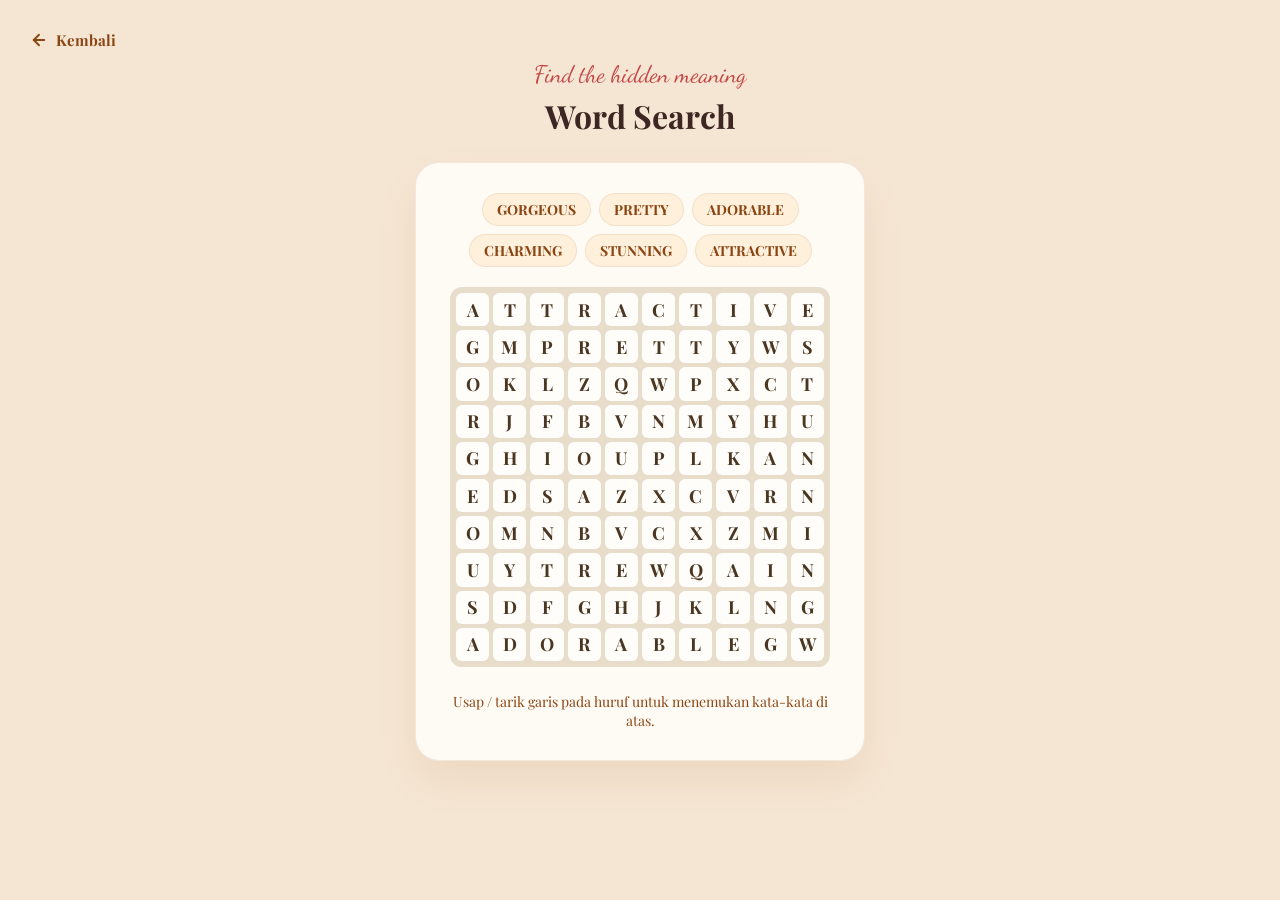
<file: search.html>
<!DOCTYPE html>
<html lang="id">
<head>
    <meta charset="UTF-8">
    <meta name="viewport" content="width=device-width, initial-scale=1.0">
    <title>Word Search</title>
    <link href="https://fonts.googleapis.com/css2?family=Dancing+Script:wght@600&family=Playfair+Display:ital,wght@0,400;0,700;1,400&display=swap" rel="stylesheet">
    <style>
        * {
            margin: 0; padding: 0; box-sizing: border-box;
            font-family: 'Playfair Display', serif;
            -ms-overflow-style: none; scrollbar-width: none;
            user-select: none; /* Mencegah teks ter-block saat diswipe */
        }
        ::-webkit-scrollbar { display: none; }

        body {
            background-color: #f5e6d3;
            color: #4b3621;
            min-height: 100vh;
            display: flex; flex-direction: column; align-items: center;
            padding: 50px 20px; overflow-x: hidden; position: relative;
        }

        /* BACK BUTTON */
        .back-nav {
            position: absolute; top: 30px; left: 30px;
            text-decoration: none; color: #8b4513; font-weight: 700;
            display: flex; align-items: center; gap: 8px; transition: 0.3s;
            font-size: 15px; z-index: 10;
        }
        .back-nav:hover { transform: translateX(-5px); color: #c44747; }
        .icon-svg-small { width: 18px; height: 18px; stroke: currentColor; stroke-width: 2.5; stroke-linecap: round; stroke-linejoin: round; fill: none; }

        /* HEADER */
        header {
            text-align: center; margin-bottom: 25px; margin-top: 10px;
            animation: fadeInDown 1s ease-out forwards;
        }
        .subtitle { font-family: 'Dancing Script', cursive; font-size: 24px; color: #c44747; margin-bottom: 5px; }
        .title { font-size: 32px; font-weight: 700; color: #3e2723; }

        /* GAME AREA */
        .game-container {
            background: rgba(255, 253, 250, 0.85);
            backdrop-filter: blur(10px); -webkit-backdrop-filter: blur(10px);
            border: 1px solid rgba(139, 69, 19, 0.1); border-radius: 24px;
            padding: 30px 25px; width: 100%; max-width: 450px;
            display: flex; flex-direction: column; align-items: center;
            box-shadow: 0 20px 40px rgba(139, 69, 19, 0.08);
            animation: fadeInUp 1s 0.2s ease-out forwards;
            opacity: 0; transform: translateY(20px);
        }

        /* WORD LIST */
        .word-list {
            display: flex; flex-wrap: wrap; justify-content: center; gap: 8px;
            margin-bottom: 20px; width: 100%;
        }
        .word-chip {
            padding: 6px 14px; border-radius: 20px; background-color: #fff0db;
            color: #8b4513; font-size: 14px; font-weight: 700;
            transition: all 0.4s ease; border: 1px solid rgba(139, 69, 19, 0.1);
        }
        .word-chip.found {
            background-color: #e8dcca; color: #a89f91;
            text-decoration: line-through; border-color: transparent;
        }

        /* GRID */
        .grid-board {
            display: grid;
            grid-template-columns: repeat(10, 1fr);
            gap: 4px;
            background-color: #e8dcca;
            padding: 6px;
            border-radius: 12px;
            touch-action: none; /* Wajib! Biar pas swipe grid, layar ga ikut ke-scroll */
            width: 100%;
            max-width: 380px;
        }
        .cell {
            aspect-ratio: 1 / 1;
            background-color: #fffdfa;
            border-radius: 6px;
            display: flex; justify-content: center; align-items: center;
            font-size: 18px; font-weight: 700; color: #4b3621;
            cursor: pointer; transition: background-color 0.1s, color 0.1s, transform 0.1s;
        }
        .cell.highlighted {
            background-color: #d8bfa9; color: #5d4037; transform: scale(0.95);
        }
        .cell.found-locked {
            background-color: #c44747; color: #fffdfa;
            box-shadow: 0 2px 6px rgba(196, 71, 71, 0.3);
            animation: popIn 0.3s ease-out;
        }

        @keyframes popIn {
            0% { transform: scale(0.8); }
            50% { transform: scale(1.1); }
            100% { transform: scale(1); }
        }

        .instruction { margin-top: 25px; font-size: 14px; color: #8b4513; text-align: center; }

        /* WIN MODAL */
        #win-modal {
            position: fixed; inset: 0; background: rgba(0,0,0,0.8); z-index: 10000;
            display: none; justify-content: center; align-items: center; flex-direction: column;
            animation: softFadeIn 0.5s ease forwards;
        }
        .modal-content {
            background: #fffdfa; padding: 40px 30px; border-radius: 20px;
            text-align: center; width: 85%; max-width: 350px;
            box-shadow: 0 20px 50px rgba(0,0,0,0.2); border: 2px solid #e8dcca;
        }
        .modal-title { font-family: 'Dancing Script', cursive; font-size: 34px; color: #c44747; margin-bottom: 15px; line-height: 1.2; }
        .modal-desc { font-size: 16px; color: #5d4037; line-height: 1.6; margin-bottom: 25px; }
        
        .btn-group { display: flex; gap: 15px; justify-content: center; }
        .action-btn {
            padding: 10px 20px; border-radius: 25px; font-weight: 700; cursor: pointer;
            font-family: 'Playfair Display', serif; font-size: 14px; text-decoration: none; transition: 0.3s;
        }
        .btn-primary { background: #8b4513; color: white; border: none; box-shadow: 0 4px 15px rgba(139, 69, 19, 0.2); }
        .btn-primary:active { transform: scale(0.95); }

        @keyframes fadeInDown { 0% { opacity: 0; transform: translateY(-20px); } 100% { opacity: 1; transform: translateY(0); } }
        @keyframes fadeInUp { 0% { opacity: 0; transform: translateY(20px); } 100% { opacity: 1; transform: translateY(0); } }
        @keyframes softFadeIn { 0% { opacity: 0; transform: scale(0.9); } 100% { opacity: 1; transform: scale(1); } }
        
    </style>
</head>
<body>

    <a href="games.html" class="back-nav">
        <svg class="icon-svg-small" viewBox="0 0 24 24">
            <line x1="19" y1="12" x2="5" y2="12"></line>
            <polyline points="12 19 5 12 12 5"></polyline>
        </svg>
        Kembali
    </a>

    <header>
        <p class="subtitle">Find the hidden meaning</p>
        <h1 class="title">Word Search</h1>
    </header>

    <div class="game-container">
        <div class="word-list" id="word-list">
            <div class="word-chip" id="chip-GORGEOUS">GORGEOUS</div>
            <div class="word-chip" id="chip-PRETTY">PRETTY</div>
            <div class="word-chip" id="chip-ADORABLE">ADORABLE</div>
            <div class="word-chip" id="chip-CHARMING">CHARMING</div>
            <div class="word-chip" id="chip-STUNNING">STUNNING</div>
            <div class="word-chip" id="chip-ATTRACTIVE">ATTRACTIVE</div>
        </div>

        <div class="grid-board" id="grid-board"></div>

        <p class="instruction">Usap / tarik garis pada huruf untuk menemukan kata-kata di atas.</p>
    </div>

    <div id="win-modal">
        <div class="modal-content">
            <svg style="width: 50px; height: 50px; fill: #c44747; margin-bottom: 15px;" viewBox="0 0 24 24">
                <path d="M12 21.35l-1.45-1.32C5.4 15.36 2 12.28 2 8.5 2 5.42 4.42 3 7.5 3c1.74 0 3.41.81 4.5 2.09C13.09 3.81 14.76 3 16.5 3 19.58 3 22 5.42 22 8.5c0 3.78-3.4 6.86-8.55 11.54L12 21.35z"/>
            </svg>
            <h2 class="modal-title">You Found Them All!</h2>
            <p class="modal-desc">
                Pintar banget cii Nasywa aku. Btw kata-kata itu mendeskripsikan bagaimana diri kamu ehehe.
            </p>
            <div class="btn-group">
                <a href="games.html" class="action-btn btn-primary">Kembali ke Menu</a>
            </div>
        </div>
    </div>

    <script>
        // Array Grid 10x10 Hardcoded dengan susunan kata baru
        const gridData = [
            ['A','T','T','R','A','C','T','I','V','E'],
            ['G','M','P','R','E','T','T','Y','W','S'],
            ['O','K','L','Z','Q','W','P','X','C','T'],
            ['R','J','F','B','V','N','M','Y','H','U'],
            ['G','H','I','O','U','P','L','K','A','N'],
            ['E','D','S','A','Z','X','C','V','R','N'],
            ['O','M','N','B','V','C','X','Z','M','I'],
            ['U','Y','T','R','E','W','Q','A','I','N'],
            ['S','D','F','G','H','J','K','L','N','G'],
            ['A','D','O','R','A','B','L','E','G','W']
        ];

        const targetWords = ["GORGEOUS", "PRETTY", "ADORABLE", "CHARMING", "STUNNING", "ATTRACTIVE"];
        let foundWords = [];

        const board = document.getElementById('grid-board');
        let isDragging = false;
        let startCell = null;
        let currentSelection = [];

        // Build Grid DOM
        for (let r = 0; r < 10; r++) {
            for (let c = 0; c < 10; c++) {
                const cell = document.createElement('div');
                cell.classList.add('cell');
                cell.innerText = gridData[r][c];
                cell.dataset.r = r;
                cell.dataset.c = c;
                board.appendChild(cell);
            }
        }

        // --- INTERACTION LOGIC (Mouse & Touch) ---
        function getCellFromEvent(e) {
            let clientX = e.clientX;
            let clientY = e.clientY;
            
            // Handle touch event
            if(e.touches && e.touches.length > 0) {
                clientX = e.touches[0].clientX;
                clientY = e.touches[0].clientY;
            }
            
            const element = document.elementFromPoint(clientX, clientY);
            if (element && element.classList.contains('cell')) {
                return element;
            }
            return null;
        }

        function clearHighlight() {
            document.querySelectorAll('.cell.highlighted').forEach(c => c.classList.remove('highlighted'));
            currentSelection = [];
        }

        function highlightLine(start, end) {
            clearHighlight();
            const r1 = parseInt(start.dataset.r), c1 = parseInt(start.dataset.c);
            const r2 = parseInt(end.dataset.r), c2 = parseInt(end.dataset.c);
            
            const dr = r2 - r1;
            const dc = c2 - c1;

            // Pastikan pergerakan adalah lurus (Horizontal, Vertikal, atau Diagonal)
            if (dr !== 0 && dc !== 0 && Math.abs(dr) !== Math.abs(dc)) return;

            const steps = Math.max(Math.abs(dr), Math.abs(dc));
            const rStep = dr === 0 ? 0 : dr / steps;
            const cStep = dc === 0 ? 0 : dc / steps;

            for (let i = 0; i <= steps; i++) {
                const r = r1 + rStep * i;
                const c = c1 + cStep * i;
                const cell = document.querySelector(`.cell[data-r="${r}"][data-c="${c}"]`);
                if (cell) {
                    cell.classList.add('highlighted');
                    currentSelection.push(cell);
                }
            }
        }

        function checkWord() {
            if (currentSelection.length === 0) return;
            
            let word = currentSelection.map(c => c.innerText).join('');
            let wordRev = word.split('').reverse().join('');
            
            let match = null;
            if (targetWords.includes(word) && !foundWords.includes(word)) match = word;
            else if (targetWords.includes(wordRev) && !foundWords.includes(wordRev)) match = wordRev;

            if (match) {
                foundWords.push(match);
                // Ubah status CSS huruf jadi terkunci (merah)
                currentSelection.forEach(c => {
                    c.classList.remove('highlighted');
                    c.classList.add('found-locked');
                });
                // Coret kata di list atas
                document.getElementById(`chip-${match}`).classList.add('found');

                // Cek menang
                if (foundWords.length === targetWords.length) {
                    setTimeout(() => {
                        document.getElementById('win-modal').style.display = 'flex';
                    }, 600);
                }
            } else {
                clearHighlight();
            }
        }

        // --- EVENT LISTENERS ---
        board.addEventListener('mousedown', (e) => {
            isDragging = true;
            startCell = getCellFromEvent(e);
            if (startCell) highlightLine(startCell, startCell);
        });

        board.addEventListener('mousemove', (e) => {
            if (!isDragging || !startCell) return;
            const currentCell = getCellFromEvent(e);
            if (currentCell) highlightLine(startCell, currentCell);
        });

        window.addEventListener('mouseup', () => {
            if (isDragging) {
                checkWord();
                isDragging = false;
                startCell = null;
            }
        });

        // Touch Support untuk HP
        board.addEventListener('touchstart', (e) => {
            e.preventDefault(); // Matikan scroll layar
            isDragging = true;
            startCell = getCellFromEvent(e);
            if (startCell) highlightLine(startCell, startCell);
        }, { passive: false });

        board.addEventListener('touchmove', (e) => {
            e.preventDefault();
            if (!isDragging || !startCell) return;
            const currentCell = getCellFromEvent(e);
            if (currentCell) highlightLine(startCell, currentCell);
        }, { passive: false });

        window.addEventListener('touchend', () => {
            if (isDragging) {
                checkWord();
                isDragging = false;
                startCell = null;
            }
        });

    </script>
</body>
</html>
</file>
